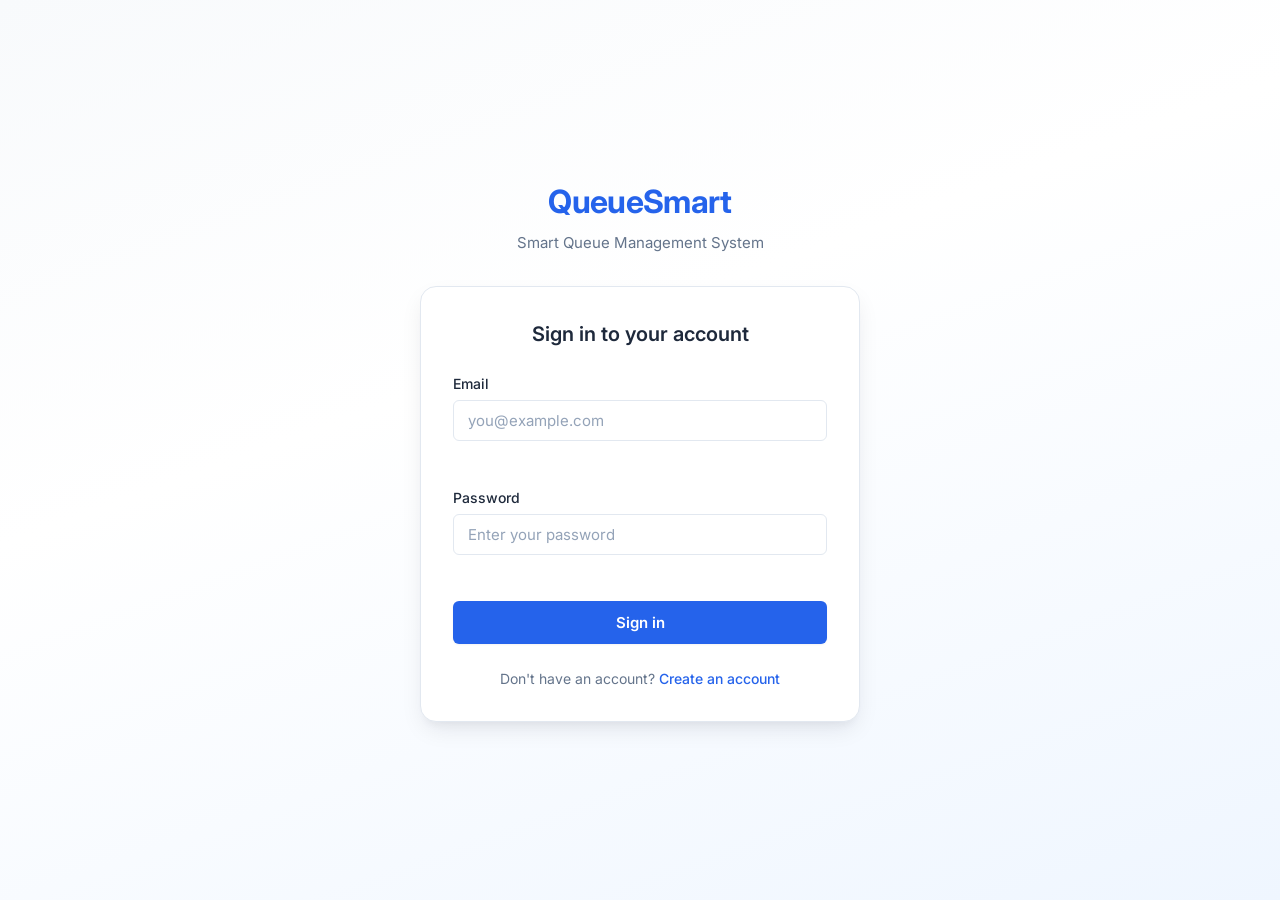
<file: index.html>
<!doctype html>
<html lang="en">
  <head>
    <meta charset="UTF-8" />
    <meta name="viewport" content="width=device-width, initial-scale=1.0" />
    <title>QueueSmart</title>
    <meta http-equiv="refresh" content="0; url=login.html" />
  </head>
  <body>
    <p>Redirecting to <a href="login.html">login</a>...</p>
  </body>
</html>
</file>
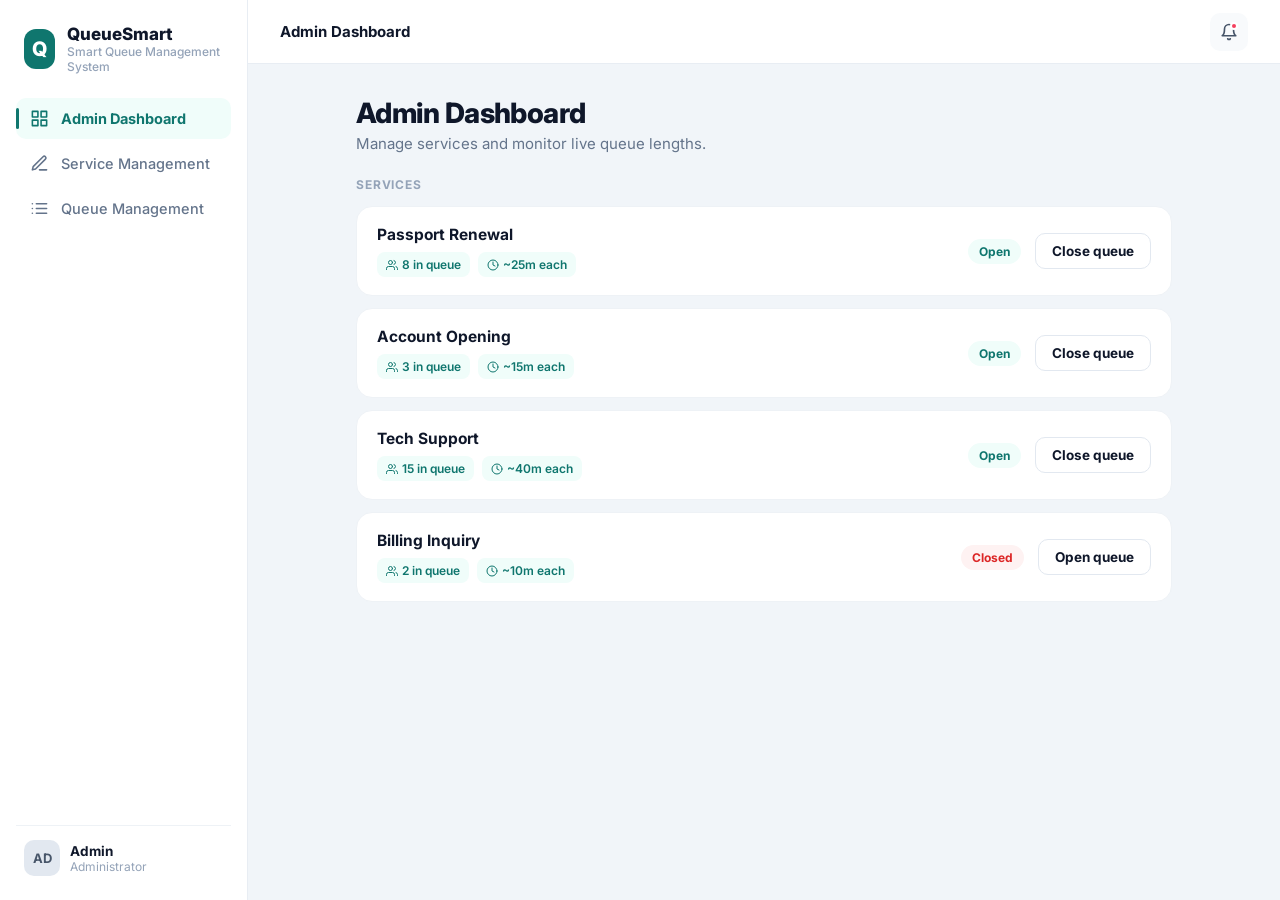
<file: admin.html>
<!-- Admin screens (Dashboard + Service Management) - Samuel Parsons -->
 <!-- Admin screens (Queue Management) - Mahmoud Masoud -->
<!doctype html>
<html lang="en">
  <head>
    <meta charset="UTF-8" />
    <meta name="viewport" content="width=device-width, initial-scale=1.0" />
    <title>Admin | QueueSmart</title>
    <link rel="preconnect" href="https://fonts.googleapis.com" />
    <link
      href="https://fonts.googleapis.com/css2?family=Inter:wght@400;500;600;700;800&display=swap"
      rel="stylesheet"
    />
    <style>
      * { box-sizing: border-box; margin: 0; padding: 0; }
      body { font-family: "Inter", system-ui, sans-serif; background: #f1f5f9; color: #0f172a; }
      button { font-family: inherit; }

      .app { min-height: 100vh; display: flex; }

      /* Sidebar */
      .sidebar {
        width: 248px; background: #fff; border-right: 1px solid #e8edf3;
        display: flex; flex-direction: column; padding: 24px 16px;
        position: sticky; top: 0; height: 100vh; flex-shrink: 0;
      }
      .brand { display: flex; gap: 12px; align-items: center; padding: 0 8px 24px; }
      .logo {
        width: 40px; height: 40px; border-radius: 12px; background: #0f766e;
        color: #fff; display: grid; place-items: center; font-weight: 800; font-size: 20px;
      }
      .brand-name { font-weight: 800; font-size: 17px; }
      .brand-sub { font-size: 12px; color: #94a3b8; font-weight: 500; }
      .nav { display: flex; flex-direction: column; gap: 4px; flex: 1; }
      .nav-btn {
        position: relative; display: flex; align-items: center; gap: 12px;
        padding: 11px 14px; border-radius: 10px; border: none; cursor: pointer;
        font-size: 14.5px; text-align: left; width: 100%; background: transparent;
        color: #64748b; font-weight: 500;
      }
      .nav-btn:hover { background: #f8fafc; }
      .nav-btn.on { background: #f0fdfa; color: #0f766e; font-weight: 700; }
      .nav-btn.on::before {
        content: ""; position: absolute; left: 0; top: 10px; bottom: 10px;
        width: 3px; border-radius: 3px; background: #0f766e;
      }
      .nav-btn svg { width: 19px; height: 19px; flex-shrink: 0; }
      .side-foot {
        display: flex; gap: 10px; align-items: center; padding: 14px 8px 0;
        border-top: 1px solid #eef2f6;
      }
      .avatar {
        width: 36px; height: 36px; border-radius: 10px; background: #e2e8f0;
        display: grid; place-items: center; font-weight: 700; font-size: 13px; color: #475569;
      }
      .avatar-name { font-weight: 700; font-size: 13.5px; }
      .avatar-sub { font-size: 12px; color: #94a3b8; }

      /* Content */
      .content { flex: 1; display: flex; flex-direction: column; min-width: 0; }
      .topbar {
        height: 64px; display: flex; justify-content: space-between; align-items: center;
        padding: 0 32px; background: #fff; border-bottom: 1px solid #e8edf3;
        position: sticky; top: 0; z-index: 5;
      }
      .crumb { font-weight: 700; font-size: 15px; }
      .bell {
        position: relative; width: 38px; height: 38px; border-radius: 10px;
        background: #f8fafc; display: grid; place-items: center; color: #475569;
        cursor: pointer; border: none;
      }
      .bell-dot {
        position: absolute; top: 9px; right: 10px; width: 8px; height: 8px;
        border-radius: 8px; background: #f43f5e; border: 2px solid #fff;
      }

      .main { flex: 1; overflow-y: auto; }
      .page { padding: 32px; max-width: 880px; margin: 0 auto; width: 100%; }
      h1 { font-size: 28px; font-weight: 800; margin-bottom: 4px; letter-spacing: -0.02em; }
      .sub { font-size: 15px; color: #64748b; margin-bottom: 24px; }
      .section-label {
        font-size: 12px; font-weight: 700; text-transform: uppercase;
        letter-spacing: 0.07em; color: #94a3b8; margin: 4px 0 14px;
      }

      /* Admin dashboard service rows */
      .svc-list { display: flex; flex-direction: column; gap: 12px; margin-bottom: 28px; }
      .svc-row {
        display: flex; justify-content: space-between; align-items: center;
        background: #fff; border: 1px solid #eef2f6; border-radius: 16px; padding: 18px 20px;
      }
      .svc-info { min-width: 0; }
      .svc-name { font-weight: 700; font-size: 15.5px; margin-bottom: 8px; }
      .svc-pills { display: flex; gap: 8px; flex-wrap: wrap; }
      .pill {
        display: inline-flex; align-items: center; gap: 4px; font-size: 12px;
        font-weight: 600; color: #0f766e; background: #f0fdfa; padding: 5px 9px; border-radius: 8px;
      }
      .pill svg { width: 12px; height: 12px; }
      .svc-actions { display: flex; align-items: center; gap: 14px; flex-shrink: 0; }
      .status-tag {
        font-size: 12px; font-weight: 700; padding: 5px 11px; border-radius: 20px;
      }
      .status-open { background: #f0fdfa; color: #0f766e; }
      .status-closed { background: #fef2f2; color: #dc2626; }
      .toggle-btn {
        border: 1.5px solid #e2e8f0; background: #fff; color: #0f172a;
        border-radius: 10px; padding: 9px 16px; font-weight: 700; font-size: 13.5px; cursor: pointer;
      }
      .toggle-btn:hover { border-color: #0f766e; }

      /* Form */
      .form-card {
        background: #fff; border: 1px solid #eef2f6; border-radius: 20px; padding: 28px;
      }
      .form-summary {
        display: none; background: #fef2f2; border: 1px solid #fecaca; color: #b91c1c;
        border-radius: 12px; padding: 12px 16px; margin-bottom: 20px; font-size: 13.5px;
      }
      .form-summary.show { display: block; }
      .form-summary ul { margin: 6px 0 0 18px; }
      .field { margin-bottom: 18px; }
      .field label { display: block; font-weight: 600; font-size: 14px; margin-bottom: 6px; }
      .field .hint { font-weight: 400; color: #94a3b8; font-size: 12.5px; }
      .field input, .field textarea, .field select {
        width: 100%; padding: 11px 13px; font-size: 14.5px; font-family: inherit;
        border: 1.5px solid #e2e8f0; border-radius: 10px; background: #fff; color: #0f172a;
      }
      .field textarea { resize: vertical; min-height: 84px; }
      .field input:focus, .field textarea:focus, .field select:focus {
        outline: none; border-color: #0f766e; box-shadow: 0 0 0 3px rgba(15,118,110,0.12);
      }
      .field.invalid input, .field.invalid textarea, .field.invalid select { border-color: #dc2626; }
      .field.invalid input:focus, .field.invalid textarea:focus, .field.invalid select:focus {
        box-shadow: 0 0 0 3px rgba(220,38,38,0.12);
      }
      .field-error { color: #dc2626; font-size: 12.5px; min-height: 16px; margin-top: 5px; }
      .char-count { float: right; font-size: 12px; color: #94a3b8; font-weight: 500; }
      .primary {
        background: #0f766e; color: #fff; border: none; border-radius: 12px;
        padding: 12px 26px; font-weight: 700; font-size: 14.5px; cursor: pointer;
      }
      .primary:hover { background: #0d5f58; }
      .form-success {
        display: none; align-items: center; gap: 10px; background: #f0fdfa;
        border: 1px solid #99f6e4; color: #0f766e; border-radius: 12px;
        padding: 12px 16px; margin-bottom: 20px; font-size: 14px; font-weight: 600;
      }
      .form-success.show { display: flex; }

      .primary:disabled { background: #99c9c5; cursor: not-allowed; }

      /* Queue management */
      .queue-toolbar {
        display: flex; gap: 14px; align-items: flex-end; margin-bottom: 22px; flex-wrap: wrap;
      }
      .queue-toolbar .field { margin-bottom: 0; flex: 1; min-width: 220px; }
      .serve-btn {
        background: #0f766e; color: #fff; border: none; border-radius: 12px;
        padding: 12px 20px; font-weight: 700; font-size: 14px; cursor: pointer;
        display: inline-flex; align-items: center; gap: 8px; white-space: nowrap;
      }
      .serve-btn:hover { background: #0d5f58; }
      .serve-btn:disabled { background: #cbd5e1; cursor: not-allowed; }
      .serve-btn svg { width: 16px; height: 16px; }
      .served-banner {
        display: none; align-items: center; gap: 10px; background: #f0fdfa;
        border: 1px solid #99f6e4; color: #0f766e; border-radius: 12px;
        padding: 12px 16px; margin-bottom: 18px; font-size: 14px; font-weight: 600;
      }
      .served-banner.show { display: flex; }
      .queue-card {
        background: #fff; border: 1px solid #eef2f6; border-radius: 20px; padding: 10px; margin-bottom: 20px;
      }
      .queue-empty {
        text-align: center; padding: 48px 20px; color: #94a3b8; font-size: 14.5px; font-weight: 500;
      }
      .queue-item {
        display: flex; align-items: center; gap: 14px; padding: 14px 12px;
        border-bottom: 1px solid #f1f5f9;
      }
      .queue-item:last-child { border-bottom: none; }
      .queue-item.first {
        background: #f0fdfa; border-radius: 14px; border-bottom-color: transparent;
      }
      .q-pos {
        width: 30px; height: 30px; border-radius: 9px; background: #f1f5f9; color: #475569;
        display: grid; place-items: center; font-weight: 800; font-size: 13px; flex-shrink: 0;
      }
      .queue-item.first .q-pos { background: #0f766e; color: #fff; }
      .q-info { flex: 1; min-width: 0; }
      .q-name { font-weight: 700; font-size: 14.5px; }
      .q-meta { font-size: 12.5px; color: #94a3b8; margin-top: 2px; }
      .q-next-tag {
        font-size: 11px; font-weight: 700; color: #0f766e; background: #ccfbf1;
        padding: 3px 8px; border-radius: 20px; margin-left: 8px; text-transform: uppercase;
        letter-spacing: 0.04em;
      }
      .q-actions { display: flex; align-items: center; gap: 6px; flex-shrink: 0; }
      .icon-btn {
        width: 32px; height: 32px; border-radius: 8px; border: 1.5px solid #e2e8f0;
        background: #fff; color: #475569; display: grid; place-items: center; cursor: pointer;
      }
      .icon-btn:hover:not(:disabled) { border-color: #0f766e; color: #0f766e; }
      .icon-btn:disabled { opacity: 0.35; cursor: not-allowed; }
      .icon-btn svg { width: 15px; height: 15px; }
      .icon-btn.danger:hover:not(:disabled) { border-color: #dc2626; color: #dc2626; }

      @media (max-width: 720px) {
        .sidebar { display: none; }
        .svc-row { flex-direction: column; align-items: flex-start; gap: 14px; }
        .queue-toolbar { flex-direction: column; align-items: stretch; }
      }
    </style>
  </head>
  <body>
    <div class="app">
      <aside class="sidebar">
        <div class="brand">
          <div class="logo">Q</div>
          <div>
            <div class="brand-name">QueueSmart</div>
            <div class="brand-sub">Smart Queue Management System</div>
          </div>
        </div>
        <nav class="nav" id="nav"></nav>
        <div class="side-foot">
          <div class="avatar">AD</div>
          <div>
            <div class="avatar-name">Admin</div>
            <div class="avatar-sub">Administrator</div>
          </div>
        </div>
      </aside>

      <div class="content">
        <header class="topbar">
          <div class="crumb" id="crumb">Admin Dashboard</div>
          <button class="bell">
            <span class="bell-dot"></span>
            <svg viewBox="0 0 24 24" width="18" height="18" fill="none" stroke="currentColor"
              stroke-width="2.2" stroke-linecap="round" stroke-linejoin="round">
              <path d="M6 8a6 6 0 0 1 12 0c0 7 3 9 3 9H3s3-2 3-9" />
              <path d="M10.3 21a1.94 1.94 0 0 0 3.4 0" />
            </svg>
          </button>
        </header>
        <main class="main" id="main"></main>
      </div>
    </div>

    <script src="js/validation.js"></script>
    <script>
      // Mock service data (no backend — Assignment 2)
      let SERVICES = [
        { id: "s1", name: "Passport Renewal", duration: 25, queueLength: 8, open: true },
        { id: "s2", name: "Account Opening", duration: 15, queueLength: 3, open: true },
        { id: "s3", name: "Tech Support", duration: 40, queueLength: 15, open: true },
        { id: "s4", name: "Billing Inquiry", duration: 10, queueLength: 2, open: false },
      ];

      // Mock per-service queues (UI only — no backend in Assignment 2)
      let QUEUES = {
        s1: [
          { id: "u1", name: "Mahmoud Masoud", note: "Renewal, expires next month", joined: "9:02 AM" },
          { id: "u2", name: "Nehaa Balaji", note: "First-time application", joined: "9:14 AM" },
          { id: "u3", name: "Vasavi K Chenna", note: "Renewal, lost passport", joined: "9:20 AM" },
          { id: "u4", name: "Samuel Parsons", note: "Renewal", joined: "9:31 AM" },
        ],
        s2: [
          { id: "u5", name: "Diego Fernandez", note: "New checking account", joined: "9:05 AM" },
          { id: "u6", name: "Emily Chen", note: "Joint account setup", joined: "9:18 AM" },
        ],
        s3: [
          { id: "u7", name: "Sam Patel", note: "Laptop won't boot", joined: "8:50 AM" },
          { id: "u8", name: "Olivia Brooks", note: "Password reset", joined: "8:57 AM" },
          { id: "u9", name: "Noah Kim", note: "Software install", joined: "9:03 AM" },
        ],
        s4: [
          { id: "u10", name: "Grace Lee", note: "Disputed charge", joined: "9:40 AM" },
        ],
      };

      const NAV = [
        { id: "dashboard", label: "Admin Dashboard",
          icon: '<svg viewBox="0 0 24 24" fill="none" stroke="currentColor" stroke-width="2" stroke-linecap="round" stroke-linejoin="round"><rect x="3" y="3" width="7" height="7"/><rect x="14" y="3" width="7" height="7"/><rect x="14" y="14" width="7" height="7"/><rect x="3" y="14" width="7" height="7"/></svg>' },
        { id: "service", label: "Service Management",
          icon: '<svg viewBox="0 0 24 24" fill="none" stroke="currentColor" stroke-width="2" stroke-linecap="round" stroke-linejoin="round"><path d="M12 20h9"/><path d="M16.5 3.5a2.12 2.12 0 0 1 3 3L7 19l-4 1 1-4Z"/></svg>' },
        { id: "queue", label: "Queue Management",
          icon: '<svg viewBox="0 0 24 24" fill="none" stroke="currentColor" stroke-width="2" stroke-linecap="round" stroke-linejoin="round"><line x1="8" y1="6" x2="21" y2="6"/><line x1="8" y1="12" x2="21" y2="12"/><line x1="8" y1="18" x2="21" y2="18"/><line x1="3" y1="6" x2="3.01" y2="6"/><line x1="3" y1="12" x2="3.01" y2="12"/><line x1="3" y1="18" x2="3.01" y2="18"/></svg>' },
      ];

      const CLOCK = '<svg viewBox="0 0 24 24" fill="none" stroke="currentColor" stroke-width="2" stroke-linecap="round" stroke-linejoin="round"><circle cx="12" cy="12" r="10"/><polyline points="12 6 12 12 16 14"/></svg>';
      const USERS = '<svg viewBox="0 0 24 24" fill="none" stroke="currentColor" stroke-width="2" stroke-linecap="round" stroke-linejoin="round"><path d="M17 21v-2a4 4 0 0 0-4-4H5a4 4 0 0 0-4 4v2"/><circle cx="9" cy="7" r="4"/><path d="M23 21v-2a4 4 0 0 0-3-3.87"/><path d="M16 3.13a4 4 0 0 1 0 7.75"/></svg>';
      const CHECK = '<svg viewBox="0 0 24 24" fill="none" stroke="currentColor" stroke-width="3" stroke-linecap="round" stroke-linejoin="round"><polyline points="20 6 9 17 4 12"/></svg>';
      const ARROW_UP = '<svg viewBox="0 0 24 24" fill="none" stroke="currentColor" stroke-width="2.3" stroke-linecap="round" stroke-linejoin="round"><line x1="12" y1="19" x2="12" y2="5"/><polyline points="5 12 12 5 19 12"/></svg>';
      const ARROW_DOWN = '<svg viewBox="0 0 24 24" fill="none" stroke="currentColor" stroke-width="2.3" stroke-linecap="round" stroke-linejoin="round"><line x1="12" y1="5" x2="12" y2="19"/><polyline points="19 12 12 19 5 12"/></svg>';
      const TRASH = '<svg viewBox="0 0 24 24" fill="none" stroke="currentColor" stroke-width="2.1" stroke-linecap="round" stroke-linejoin="round"><polyline points="3 6 5 6 21 6"/><path d="M19 6l-1 14a2 2 0 0 1-2 2H8a2 2 0 0 1-2-2L5 6"/><path d="M10 11v6"/><path d="M14 11v6"/><path d="M9 6V4a1 1 0 0 1 1-1h4a1 1 0 0 1 1 1v2"/></svg>';
      const FORWARD = '<svg viewBox="0 0 24 24" fill="none" stroke="currentColor" stroke-width="2.3" stroke-linecap="round" stroke-linejoin="round"><polyline points="5 4 15 12 5 20"/><line x1="19" y1="5" x2="19" y2="19"/></svg>';

      let state = { tab: "dashboard", queueServiceId: SERVICES[0].id };

      function go(tab) { state.tab = tab; render(); }
      function toggleService(id) {
        const s = SERVICES.find((x) => x.id === id);
        if (s) s.open = !s.open;
        render();
      }
      window.go = go;
      window.toggleService = toggleService;

// ---- Queue management actions (UI simulation only) ----
      function selectQueueService(id) {
        state.queueServiceId = id;
        hideServedBanner();
        render();
      }
      function moveQueueUser(id, dir) {
        const q = QUEUES[state.queueServiceId];
        const i = q.findIndex((u) => u.id === id);
        const j = i + dir;
        if (i < 0 || j < 0 || j >= q.length) return;
        [q[i], q[j]] = [q[j], q[i]];
        hideServedBanner();
        render();
      }
      function removeQueueUser(id) {
        const q = QUEUES[state.queueServiceId];
        QUEUES[state.queueServiceId] = q.filter((u) => u.id !== id);
        syncQueueLengthDisplay();
        hideServedBanner();
        render();
      }
      function serveNextUser() {
        const q = QUEUES[state.queueServiceId];
        if (!q || q.length === 0) return;
        const served = q.shift();
        syncQueueLengthDisplay();
        render();
        showServedBanner(served.name);
      }
      function syncQueueLengthDisplay() {
        const svc = SERVICES.find((s) => s.id === state.queueServiceId);
        if (svc) svc.queueLength = (QUEUES[state.queueServiceId] || []).length;
      }
      function showServedBanner(name) {
        const el = document.getElementById("served-banner");
        if (!el) return;
        el.querySelector("span").textContent = `${name} has been served and removed from the queue.`;
        el.classList.add("show");
      }
      function hideServedBanner() {
        const el = document.getElementById("served-banner");
        if (el) el.classList.remove("show");
      }
      window.selectQueueService = selectQueueService;
      window.moveQueueUser = moveQueueUser;
      window.removeQueueUser = removeQueueUser;
      window.serveNextUser = serveNextUser;

      function renderNav() {
        document.getElementById("nav").innerHTML = NAV.map(
          (n) => `<button class="nav-btn ${state.tab === n.id ? "on" : ""}" onclick="go('${n.id}')">${n.icon}<span>${n.label}</span></button>`
        ).join("");
        document.getElementById("crumb").textContent = NAV.find((n) => n.id === state.tab).label;
      }

      function dashboard() {
        const rows = SERVICES.map((s) => `
          <div class="svc-row">
            <div class="svc-info">
              <div class="svc-name">${s.name}</div>
              <div class="svc-pills">
                <span class="pill">${USERS} ${s.queueLength} in queue</span>
                <span class="pill">${CLOCK} ~${s.duration}m each</span>
              </div>
            </div>
            <div class="svc-actions">
              <span class="status-tag ${s.open ? "status-open" : "status-closed"}">${s.open ? "Open" : "Closed"}</span>
              <button class="toggle-btn" onclick="toggleService('${s.id}')">${s.open ? "Close queue" : "Open queue"}</button>
            </div>
          </div>`).join("");
        return `<div class="page">
          <h1>Admin Dashboard</h1>
          <p class="sub">Manage services and monitor live queue lengths.</p>
          <div class="section-label">Services</div>
          <div class="svc-list">${rows}</div>
        </div>`;
      }

      function serviceScreen() {
        return `<div class="page">
          <h1>Service Management</h1>
          <p class="sub">Create or edit a service offered to users.</p>
          <div class="form-card">
            <div class="form-success" id="form-success">${CHECK}<span>Service saved successfully.</span></div>
            <div class="form-summary" id="form-summary">
              <strong>Please fix the following:</strong>
              <ul id="form-summary-list"></ul>
            </div>

            <div class="field" id="f-name">
              <label for="svc-name">Service Name <span class="char-count" id="name-count">0 / 100</span></label>
              <input id="svc-name" type="text" maxlength="100" placeholder="e.g. Passport Renewal" />
              <div class="field-error" id="e-name"></div>
            </div>

            <div class="field" id="f-desc">
              <label for="svc-desc">Description</label>
              <textarea id="svc-desc" placeholder="Describe what this service is for."></textarea>
              <div class="field-error" id="e-desc"></div>
            </div>

            <div class="field" id="f-duration">
              <label for="svc-duration">Expected Duration <span class="hint">(minutes)</span></label>
              <input id="svc-duration" type="number" min="1" step="1" placeholder="e.g. 15" />
              <div class="field-error" id="e-duration"></div>
            </div>

            <div class="field" id="f-priority">
              <label for="svc-priority">Priority Level</label>
              <select id="svc-priority">
                <option value="">Select priority…</option>
                <option value="low">Low</option>
                <option value="medium">Medium</option>
                <option value="high">High</option>
              </select>
              <div class="field-error" id="e-priority"></div>
            </div>

            <button class="primary" id="svc-save">Save service</button>
          </div>
        </div>`;
      }

      function wireServiceForm() {
        const nameInput = document.getElementById("svc-name");
        const count = document.getElementById("name-count");
        nameInput.addEventListener("input", () => {
          count.textContent = `${nameInput.value.length} / 100`;
          clearServiceFieldError("f-name", "e-name");
        });
        ["svc-desc", "svc-duration", "svc-priority"].forEach((id) => {
          const el = document.getElementById(id);
          const map = { "svc-desc": ["f-desc", "e-desc"], "svc-duration": ["f-duration", "e-duration"], "svc-priority": ["f-priority", "e-priority"] };
          el.addEventListener("input", () => clearServiceFieldError(map[id][0], map[id][1]));
        });

        document.getElementById("svc-save").addEventListener("click", () => {
          const values = {
            name: nameInput.value,
            description: document.getElementById("svc-desc").value,
            duration: document.getElementById("svc-duration").value,
            priority: document.getElementById("svc-priority").value,
          };

          clearServiceFieldError("f-name", "e-name");
          clearServiceFieldError("f-desc", "e-desc");
          clearServiceFieldError("f-duration", "e-duration");
          clearServiceFieldError("f-priority", "e-priority");
          document.getElementById("form-summary").classList.remove("show");
          document.getElementById("form-success").classList.remove("show");

          const errors = validateServiceForm(values);

          if (hasErrors(errors)) {
            if (errors.name) showServiceFieldError("f-name", "e-name", errors.name);
            if (errors.description) showServiceFieldError("f-desc", "e-desc", errors.description);
            if (errors.duration) showServiceFieldError("f-duration", "e-duration", errors.duration);
            if (errors.priority) showServiceFieldError("f-priority", "e-priority", errors.priority);

            const list = document.getElementById("form-summary-list");
            list.innerHTML = Object.values(errors).map((m) => `<li>${m}</li>`).join("");
            document.getElementById("form-summary").classList.add("show");
            return;
          }

          // Valid — add to mock list (no backend in Assignment 2)
          SERVICES.push({
            id: "s" + (SERVICES.length + 1),
            name: values.name.trim(),
            duration: Number(values.duration),
            queueLength: 0,
            open: true,
          });
          document.getElementById("form-success").classList.add("show");
          document.getElementById("svc-name").value = "";
          document.getElementById("svc-desc").value = "";
          document.getElementById("svc-duration").value = "";
          document.getElementById("svc-priority").value = "";
          document.getElementById("name-count").textContent = "0 / 100";
        });
      }

      function render() {
        renderNav();
        const views = { dashboard, service: serviceScreen, queue: queueScreen };
        document.getElementById("main").innerHTML = views[state.tab]();
        if (state.tab === "service") wireServiceForm();
      }

    function queueScreen() {
        if (!QUEUES[state.queueServiceId]) state.queueServiceId = SERVICES[0].id;
        const q = QUEUES[state.queueServiceId] || [];
        const svcOptions = SERVICES.map(
          (s) => `<option value="${s.id}" ${s.id === state.queueServiceId ? "selected" : ""}>${s.name} (${(QUEUES[s.id] || []).length})</option>`
        ).join("");

        const rows = q.length
          ? q.map((u, i) => `
              <div class="queue-item ${i === 0 ? "first" : ""}">
                <div class="q-pos">${i + 1}</div>
                <div class="q-info">
                  <div class="q-name">${u.name}${i === 0 ? '<span class="q-next-tag">Next</span>' : ""}</div>
                  <div class="q-meta">Joined ${u.joined}${u.note ? " · " + u.note : ""}</div>
                </div>
                <div class="q-actions">
                  <button class="icon-btn" title="Move up" ${i === 0 ? "disabled" : ""} onclick="moveQueueUser('${u.id}', -1)">${ARROW_UP}</button>
                  <button class="icon-btn" title="Move down" ${i === q.length - 1 ? "disabled" : ""} onclick="moveQueueUser('${u.id}', 1)">${ARROW_DOWN}</button>
                  <button class="icon-btn danger" title="Remove from queue" onclick="removeQueueUser('${u.id}')">${TRASH}</button>
                </div>
              </div>`).join("")
          : `<div class="queue-empty">No one is currently in this queue.</div>`;

        return `<div class="page">
          <h1>Queue Management</h1>
          <p class="sub">View and manage the live queue for a service. Reordering, removing, and serving happen in this UI only — no backend in Assignment 2.</p>

          <div class="served-banner" id="served-banner">${CHECK}<span></span></div>

          <div class="queue-toolbar">
            <div class="field">
              <label for="queue-service-select">Service</label>
              <select id="queue-service-select" onchange="selectQueueService(this.value)">${svcOptions}</select>
            </div>
            <button class="serve-btn" id="serve-next-btn" ${q.length === 0 ? "disabled" : ""} onclick="serveNextUser()">
              ${FORWARD} Serve next user
            </button>
          </div>

          <div class="section-label">In queue (${q.length})</div>
          <div class="queue-card">${rows}</div>
        </div>`;
      }      
      render();
    </script>
  </body>
</html>
</file>
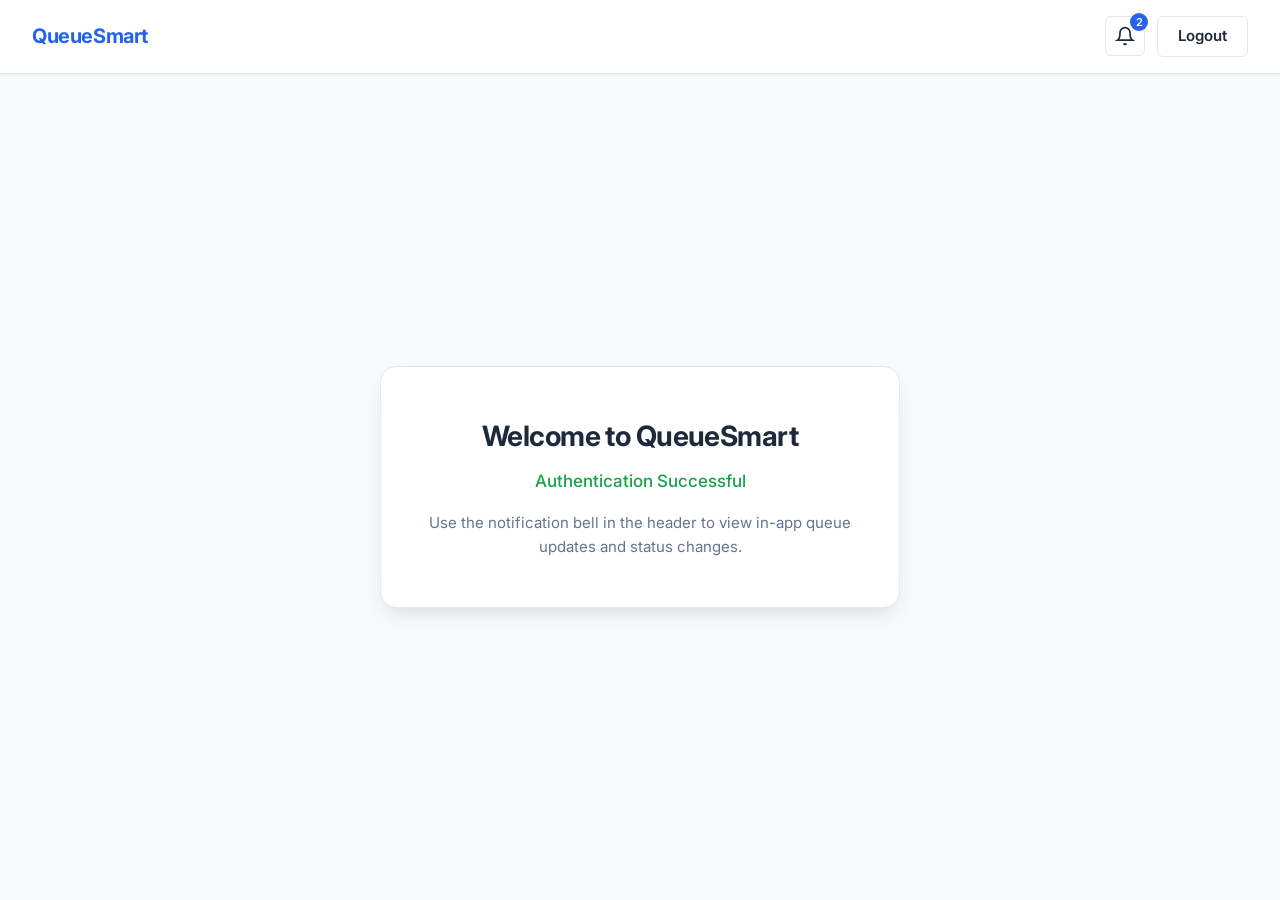
<file: home.html>
<!doctype html>
<html lang="en">
  <head>
    <meta charset="UTF-8" />
    <meta name="viewport" content="width=device-width, initial-scale=1.0" />
    <title>Home | QueueSmart</title>
    <link rel="preconnect" href="https://fonts.googleapis.com" />
    <link rel="preconnect" href="https://fonts.gstatic.com" crossorigin />
    <link href="https://fonts.googleapis.com/css2?family=Inter:wght@400;500;600;700&display=swap" rel="stylesheet" />
    <link rel="stylesheet" href="css/main.css" />
    <link rel="stylesheet" href="css/app.css" />
    <link rel="stylesheet" href="css/notifications.css" />
  </head>
  <body>
    <div class="app-layout">
      <header class="app-header">
        <a href="home.html" class="app-header__logo">QueueSmart</a>
        <div class="app-header__actions">
          <div class="notification-bell" id="notification-bell">
            <button
              type="button"
              class="notification-bell__button"
              id="notification-toggle"
              aria-label="Notifications"
              aria-expanded="false"
            >
              <svg class="notification-bell__icon" viewBox="0 0 24 24" fill="none" stroke="currentColor" stroke-width="2" aria-hidden="true">
                <path d="M18 8A6 6 0 0 0 6 8c0 7-3 9-3 9h18s-3-2-3-9" />
                <path d="M13.73 21a2 2 0 0 1-3.46 0" />
              </svg>
              <span class="notification-bell__badge" id="notification-badge" hidden>0</span>
            </button>

            <div class="notification-panel" id="notification-panel" hidden role="dialog" aria-label="Notifications">
              <div class="notification-panel__header">
                <h3 class="notification-panel__title">Notifications</h3>
                <button type="button" class="notification-panel__mark-all" id="mark-all-read" hidden>
                  Mark all as read
                </button>
              </div>
              <div class="notification-panel__list" id="notification-list"></div>
            </div>
          </div>

          <a href="login.html" class="auth-button auth-button--secondary">Logout</a>
        </div>
      </header>

      <main class="app-main">
        <div class="home-card">
          <h1 class="home-card__title">Welcome to QueueSmart</h1>
          <p class="home-card__subtitle">Authentication Successful</p>
          <p class="home-card__note">
            Use the notification bell in the header to view in-app queue updates and status changes.
          </p>
        </div>
      </main>
    </div>

    <script src="js/notifications.js"></script>
    <script src="js/home.js"></script>
  </body>
</html>
</file>
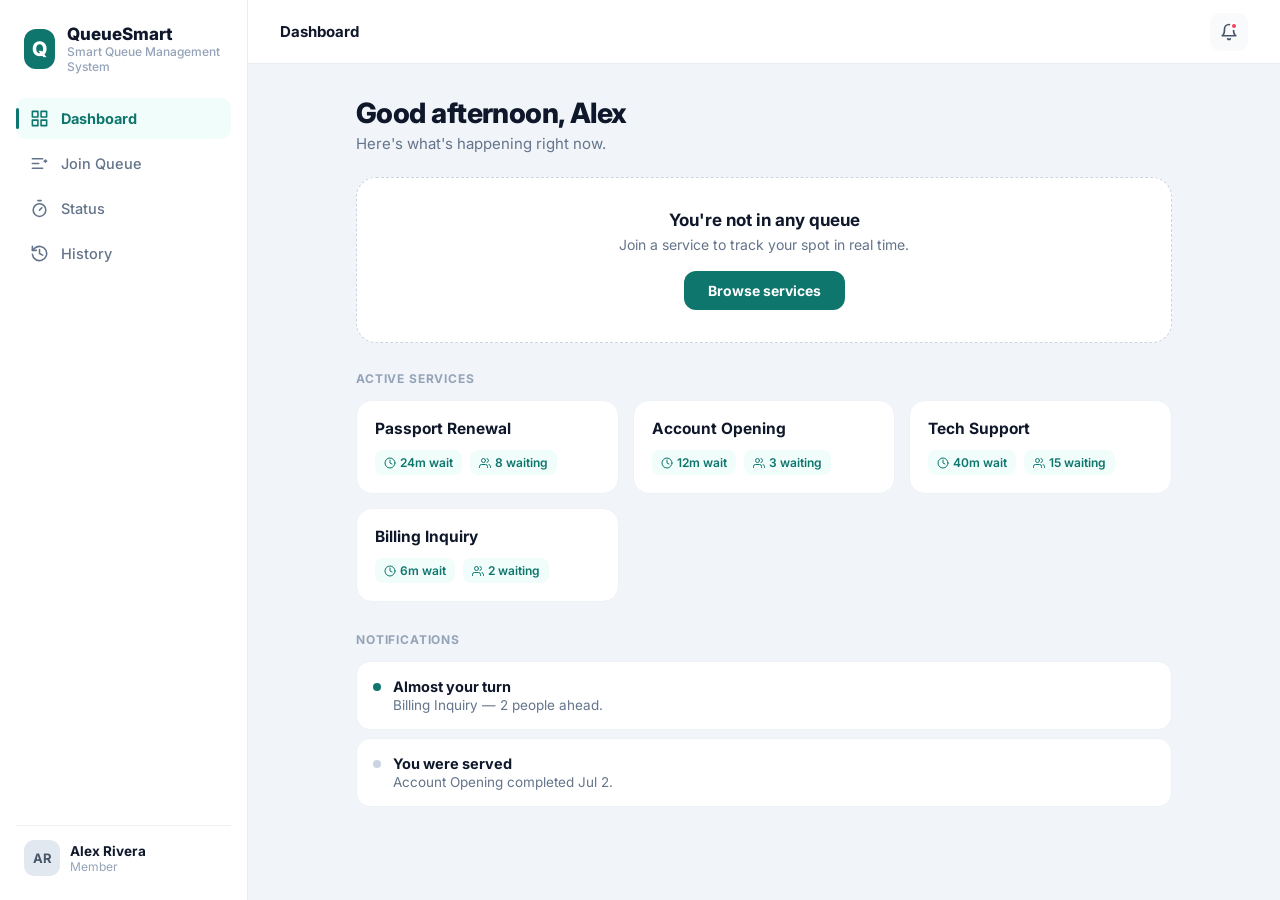
<file: homescreen.html>
<!-- Created by Vasavi Chenna 7/10/26-->
<!doctype html>
<html lang="en">
  <head>
    <meta charset="UTF-8" />
    <meta name="viewport" content="width=device-width, initial-scale=1.0" />
    <title>Queuely — Central Services</title>
    <link rel="preconnect" href="https://fonts.googleapis.com" />
    <link
      href="https://fonts.googleapis.com/css2?family=Inter:wght@400;500;600;700;800&display=swap"
      rel="stylesheet"
    />
    <style>
      * {
        box-sizing: border-box;
        margin: 0;
        padding: 0;
      }
      body {
        font-family: "Inter", system-ui, sans-serif;
        background: #f1f5f9;
        color: #0f172a;
      }
      button {
        font-family: inherit;
      }

      .app {
        min-height: 100vh;
        display: flex;
      }

      /* Sidebar */
      .sidebar {
        width: 248px;
        background: #fff;
        border-right: 1px solid #e8edf3;
        display: flex;
        flex-direction: column;
        padding: 24px 16px;
        position: sticky;
        top: 0;
        height: 100vh;
        flex-shrink: 0;
      }
      .brand {
        display: flex;
        gap: 12px;
        align-items: center;
        padding: 0 8px 24px;
      }
      .logo {
        width: 40px;
        height: 40px;
        border-radius: 12px;
        background: #0f766e;
        color: #fff;
        display: grid;
        place-items: center;
        font-weight: 800;
        font-size: 20px;
      }
      .brand-name {
        font-weight: 800;
        font-size: 17px;
      }
      .brand-sub {
        font-size: 12px;
        color: #94a3b8;
        font-weight: 500;
      }
      .nav {
        display: flex;
        flex-direction: column;
        gap: 4px;
        flex: 1;
      }
      .nav-btn {
        position: relative;
        display: flex;
        align-items: center;
        gap: 12px;
        padding: 11px 14px;
        border-radius: 10px;
        border: none;
        cursor: pointer;
        font-size: 14.5px;
        text-align: left;
        width: 100%;
        background: transparent;
        color: #64748b;
        font-weight: 500;
      }
      .nav-btn:hover {
        background: #f8fafc;
      }
      .nav-btn.on {
        background: #f0fdfa;
        color: #0f766e;
        font-weight: 700;
      }
      .nav-btn.on::before {
        content: "";
        position: absolute;
        left: 0;
        top: 10px;
        bottom: 10px;
        width: 3px;
        border-radius: 3px;
        background: #0f766e;
      }
      .nav-btn svg {
        width: 19px;
        height: 19px;
        flex-shrink: 0;
      }
      .side-foot {
        display: flex;
        gap: 10px;
        align-items: center;
        padding: 14px 8px 0;
        border-top: 1px solid #eef2f6;
      }
      .avatar {
        width: 36px;
        height: 36px;
        border-radius: 10px;
        background: #e2e8f0;
        display: grid;
        place-items: center;
        font-weight: 700;
        font-size: 13px;
        color: #475569;
      }
      .avatar-name {
        font-weight: 700;
        font-size: 13.5px;
      }
      .avatar-sub {
        font-size: 12px;
        color: #94a3b8;
      }

      /* Content */
      .content {
        flex: 1;
        display: flex;
        flex-direction: column;
        min-width: 0;
      }
      .topbar {
        height: 64px;
        display: flex;
        justify-content: space-between;
        align-items: center;
        padding: 0 32px;
        background: #fff;
        border-bottom: 1px solid #e8edf3;
        position: sticky;
        top: 0;
        z-index: 5;
      }
      .crumb {
        font-weight: 700;
        font-size: 15px;
      }
      .bell {
        position: relative;
        width: 38px;
        height: 38px;
        border-radius: 10px;
        background: #f8fafc;
        display: grid;
        place-items: center;
        color: #475569;
        cursor: pointer;
        border: none;
      }
      .bell-dot {
        position: absolute;
        top: 9px;
        right: 10px;
        width: 8px;
        height: 8px;
        border-radius: 8px;
        background: #f43f5e;
        border: 2px solid #fff;
      }
      .bell-dot.hidden {
        display: none;
      }

      /* Notification dropdown */
      .bell-wrap {
        position: relative;
      }
      .notif-panel {
        position: absolute;
        top: 48px;
        right: 0;
        width: 320px;
        background: #fff;
        border: 1px solid #e8edf3;
        border-radius: 16px;
        box-shadow: 0 12px 32px rgba(15, 23, 42, 0.12);
        overflow: hidden;
        z-index: 20;
      }
      .notif-panel.hidden {
        display: none;
      }
      .notif-head {
        display: flex;
        justify-content: space-between;
        align-items: center;
        padding: 14px 16px;
        border-bottom: 1px solid #eef2f6;
      }
      .notif-head-title {
        font-weight: 700;
        font-size: 14.5px;
      }
      .notif-clear {
        background: none;
        border: none;
        color: #0f766e;
        font-size: 12.5px;
        font-weight: 600;
        cursor: pointer;
      }
      .notif-clear:hover {
        text-decoration: underline;
      }
      .notif-panel-list {
        max-height: 320px;
        overflow-y: auto;
      }
      .notif-item {
        display: flex;
        gap: 12px;
        align-items: flex-start;
        padding: 14px 16px;
        border-bottom: 1px solid #f1f5f9;
      }
      .notif-item:last-child {
        border-bottom: none;
      }
      .notif-item.unread {
        background: #f0fdfa;
      }
      .notif-item-body {
        flex: 1;
        min-width: 0;
      }
      .notif-dismiss {
        background: none;
        border: none;
        cursor: pointer;
        color: #cbd5e1;
        padding: 2px;
        display: grid;
        place-items: center;
        border-radius: 6px;
        flex-shrink: 0;
      }
      .notif-dismiss:hover {
        color: #64748b;
        background: #f1f5f9;
      }
      .notif-dismiss svg {
        width: 14px;
        height: 14px;
      }
      .notif-item-dot {
        width: 8px;
        height: 8px;
        border-radius: 8px;
        margin-top: 5px;
        flex-shrink: 0;
        background: #cbd5e1;
      }
      .notif-item.unread .notif-item-dot {
        background: #0f766e;
      }
      .notif-item-title {
        font-weight: 700;
        font-size: 13.5px;
      }
      .notif-item-text {
        font-size: 12.5px;
        color: #64748b;
        margin-top: 2px;
      }
      .notif-item-time {
        font-size: 11px;
        color: #94a3b8;
        margin-top: 4px;
      }
      .notif-empty {
        padding: 32px 16px;
        text-align: center;
        font-size: 13px;
        color: #94a3b8;
      }

      .main {
        flex: 1;
        overflow-y: auto;
      }
      .page {
        padding: 32px;
        max-width: 880px;
        margin: 0 auto;
        width: 100%;
      }
      h1 {
        font-size: 28px;
        font-weight: 800;
        margin-bottom: 4px;
        letter-spacing: -0.02em;
      }
      .sub {
        font-size: 15px;
        color: #64748b;
        margin-bottom: 24px;
      }

      .active-card {
        width: 100%;
        text-align: left;
        border: none;
        border-radius: 20px;
        padding: 24px;
        background: linear-gradient(135deg, #0f766e, #0d9488);
        color: #fff;
        cursor: pointer;
        margin-bottom: 28px;
      }
      .active-top {
        display: flex;
        justify-content: space-between;
        align-items: center;
        margin-bottom: 16px;
      }
      .active-tag {
        font-size: 11px;
        font-weight: 700;
        text-transform: uppercase;
        letter-spacing: 0.06em;
        background: rgba(255, 255, 255, 0.2);
        padding: 4px 10px;
        border-radius: 20px;
      }
      .active-name {
        font-size: 22px;
        font-weight: 800;
      }
      .active-meta {
        font-size: 14.5px;
        opacity: 0.9;
        margin-top: 4px;
      }

      .empty-card {
        border: 1.5px dashed #cbd5e1;
        border-radius: 20px;
        padding: 32px;
        text-align: center;
        margin-bottom: 28px;
        background: #fff;
      }
      .empty-title {
        font-weight: 700;
        font-size: 17px;
      }
      .empty-text {
        font-size: 14px;
        color: #64748b;
        margin: 6px 0 18px;
      }
      .empty-btn,
      .primary {
        background: #0f766e;
        color: #fff;
        border: none;
        border-radius: 12px;
        padding: 11px 24px;
        font-weight: 700;
        font-size: 14px;
        cursor: pointer;
      }

      .section-label {
        font-size: 12px;
        font-weight: 700;
        text-transform: uppercase;
        letter-spacing: 0.07em;
        color: #94a3b8;
        margin: 4px 0 14px;
      }
      .grid {
        display: grid;
        grid-template-columns: repeat(auto-fill, minmax(220px, 1fr));
        gap: 14px;
        margin-bottom: 30px;
      }
      .mini-card {
        background: #fff;
        border-radius: 16px;
        padding: 18px;
        cursor: pointer;
        border: 1px solid #eef2f6;
        transition: border-color 0.15s;
      }
      .mini-card:hover {
        border-color: #0f766e;
      }
      .mini-name {
        font-weight: 700;
        font-size: 15.5px;
        margin-bottom: 12px;
      }
      .mini-row {
        display: flex;
        gap: 8px;
        flex-wrap: wrap;
      }
      .pill {
        display: inline-flex;
        align-items: center;
        gap: 4px;
        font-size: 12px;
        font-weight: 600;
        color: #0f766e;
        background: #f0fdfa;
        padding: 5px 9px;
        border-radius: 8px;
      }
      .pill svg {
        width: 12px;
        height: 12px;
      }

      .notif-list {
        display: flex;
        flex-direction: column;
        gap: 8px;
      }
      .notif {
        display: flex;
        gap: 12px;
        align-items: flex-start;
        background: #fff;
        border-radius: 14px;
        padding: 16px;
        border: 1px solid #eef2f6;
      }
      .notif-dot {
        width: 8px;
        height: 8px;
        border-radius: 8px;
        margin-top: 5px;
        flex-shrink: 0;
        background: #cbd5e1;
      }
      .notif-dot.fresh {
        background: #0f766e;
      }
      .notif-title {
        font-weight: 700;
        font-size: 14.5px;
      }
      .notif-text {
        font-size: 13.5px;
        color: #64748b;
        margin-top: 2px;
      }

      .list {
        display: flex;
        flex-direction: column;
        gap: 10px;
      }
      .row {
        display: flex;
        justify-content: space-between;
        align-items: center;
        padding: 18px;
        border-radius: 16px;
        border: 1.5px solid #e2e8f0;
        cursor: pointer;
        text-align: left;
        background: #fff;
        width: 100%;
      }
      .row.on {
        border-color: #0f766e;
        background: #f0fdfa;
      }
      .row-name {
        font-weight: 700;
        font-size: 15.5px;
      }
      .row-sub {
        font-size: 13.5px;
        color: #64748b;
        margin-top: 3px;
      }
      .radio {
        width: 22px;
        height: 22px;
        border-radius: 22px;
        border: 2px solid #cbd5e1;
        display: grid;
        place-items: center;
        flex-shrink: 0;
      }
      .radio.on {
        border-color: #0f766e;
        background: #0f766e;
      }
      .radio svg {
        width: 12px;
        height: 12px;
        color: #fff;
      }

      .est-box {
        margin-top: 22px;
        background: #0f172a;
        border-radius: 20px;
        padding: 24px;
        display: flex;
        justify-content: space-between;
        align-items: center;
      }
      .est-label {
        font-size: 12px;
        color: #94a3b8;
        font-weight: 600;
        text-transform: uppercase;
        letter-spacing: 0.05em;
      }
      .est-value {
        font-size: 28px;
        font-weight: 800;
        color: #fff;
        margin-top: 2px;
      }
      .join-btn {
        background: #2dd4bf;
        color: #042f2e;
        border: none;
        border-radius: 12px;
        padding: 13px 26px;
        font-weight: 800;
        font-size: 14.5px;
        cursor: pointer;
      }
      .join-btn:disabled {
        opacity: 0.5;
        cursor: not-allowed;
      }

      .status-grid {
        display: grid;
        grid-template-columns: 1fr 1.4fr;
        gap: 20px;
      }
      .pos-card {
        background: #fff;
        border-radius: 24px;
        padding: 36px 24px;
        text-align: center;
        border: 1px solid #eef2f6;
        display: flex;
        flex-direction: column;
        justify-content: center;
      }
      .pos-label {
        font-size: 12px;
        font-weight: 700;
        text-transform: uppercase;
        letter-spacing: 0.07em;
        color: #94a3b8;
      }
      .pos-num {
        font-size: 88px;
        font-weight: 800;
        color: #0f766e;
        line-height: 1;
        margin: 10px 0;
        letter-spacing: -0.03em;
      }
      .pos-wait {
        font-size: 14.5px;
        color: #64748b;
      }
      .steps-card {
        background: #fff;
        border-radius: 24px;
        padding: 28px;
        border: 1px solid #eef2f6;
      }
      .steps {
        display: flex;
        flex-direction: column;
        gap: 18px;
        margin-bottom: 24px;
      }
      .step {
        display: flex;
        align-items: center;
        gap: 14px;
      }
      .step-dot {
        width: 34px;
        height: 34px;
        border-radius: 34px;
        display: grid;
        place-items: center;
        font-weight: 700;
        font-size: 14px;
        flex-shrink: 0;
        background: #e2e8f0;
        color: #94a3b8;
      }
      .step-dot.active {
        background: #0f766e;
        color: #fff;
      }
      .step-dot svg {
        width: 13px;
        height: 13px;
      }
      .step-lbl {
        font-size: 15px;
        color: #94a3b8;
        font-weight: 500;
      }
      .step-lbl.now {
        color: #0f172a;
        font-weight: 700;
      }
      .step-hint {
        font-size: 12.5px;
        color: #94a3b8;
        margin-top: 1px;
      }
      .leave-btn {
        width: 100%;
        display: flex;
        align-items: center;
        justify-content: center;
        gap: 8px;
        background: #fff;
        color: #f43f5e;
        border: 1.5px solid #fecdd3;
        border-radius: 14px;
        padding: 13px;
        font-weight: 700;
        font-size: 15px;
        cursor: pointer;
      }
      .leave-btn svg {
        width: 16px;
        height: 16px;
      }

      .table {
        background: #fff;
        border-radius: 18px;
        border: 1px solid #eef2f6;
        overflow: hidden;
      }
      .thead,
      .trow {
        display: grid;
        grid-template-columns: 2fr 1.5fr 1fr;
        align-items: center;
      }
      .thead {
        padding: 14px 20px;
        font-size: 12px;
        font-weight: 700;
        text-transform: uppercase;
        letter-spacing: 0.05em;
        color: #94a3b8;
        border-bottom: 1px solid #eef2f6;
        background: #fafcfe;
      }
      .trow {
        padding: 16px 20px;
        border-bottom: 1px solid #f1f5f9;
      }
      .t-service {
        font-weight: 700;
        font-size: 14.5px;
      }
      .t-date {
        font-size: 14px;
        color: #64748b;
      }
      .outcome {
        font-size: 12px;
        font-weight: 700;
        padding: 5px 11px;
        border-radius: 20px;
      }
      .served {
        background: #f0fdfa;
        color: #0f766e;
      }
      .left {
        background: #fef2f2;
        color: #dc2626;
      }
      .right {
        text-align: right;
      }

      @media (max-width: 720px) {
        .sidebar {
          display: none;
        }
        .status-grid {
          grid-template-columns: 1fr;
        }
      }
    </style>
  </head>
  <body>
    <div class="app">
      <aside class="sidebar">
        <div class="brand">
          <div class="logo">Q</div>
          <div>
            <div class="brand-name">QueueSmart</div>
            <div class="brand-sub">Smart Queue Management System</div>
          </div>
        </div>
        <nav class="nav" id="nav"></nav>
        <div class="side-foot">
          <div class="avatar">AR</div>
          <div>
            <div class="avatar-name">Alex Rivera</div>
            <div class="avatar-sub">Member</div>
          </div>
        </div>
      </aside>

      <div class="content">
        <header class="topbar">
          <div class="crumb" id="crumb">Dashboard</div>
          <div class="bell-wrap">
            <button class="bell" id="bell" onclick="toggleNotifs(event)">
              <span class="bell-dot" id="bell-dot"></span>
              <svg
                viewBox="0 0 24 24"
                width="18"
                height="18"
                fill="none"
                stroke="currentColor"
                stroke-width="2.2"
                stroke-linecap="round"
                stroke-linejoin="round"
              >
                <path d="M6 8a6 6 0 0 1 12 0c0 7 3 9 3 9H3s3-2 3-9" />
                <path d="M10.3 21a1.94 1.94 0 0 0 3.4 0" />
              </svg>
            </button>
            <div class="notif-panel hidden" id="notif-panel"></div>
          </div>
        </header>
        <main class="main" id="main"></main>
      </div>
    </div>

    <script>
      const SERVICES = [
        { id: "s1", name: "Passport Renewal", wait: 24, open: 8 },
        { id: "s2", name: "Account Opening", wait: 12, open: 3 },
        { id: "s3", name: "Tech Support", wait: 40, open: 15 },
        { id: "s4", name: "Billing Inquiry", wait: 6, open: 2 },
      ];
      const HISTORY = [
        { date: "Jul 8, 2026", service: "Billing Inquiry", outcome: "Served" },
        { date: "Jul 2, 2026", service: "Account Opening", outcome: "Served" },
        {
          date: "Jun 28, 2026",
          service: "Tech Support",
          outcome: "Left queue",
        },
        {
          date: "Jun 15, 2026",
          service: "Passport Renewal",
          outcome: "Served",
        },
      ];
      let NOTIFICATIONS = [
        {
          title: "Almost your turn",
          text: "Billing Inquiry — 2 people ahead.",
          time: "Just now",
          unread: true,
        },
        {
          title: "You were served",
          text: "Account Opening completed.",
          time: "8 days ago",
          unread: true,
        },
        {
          title: "Queue update",
          text: "Tech Support wait time increased to 40 min.",
          time: "2 weeks ago",
          unread: false,
        },
      ];
      const NAV = [
        {
          id: "dashboard",
          label: "Dashboard",
          icon: '<svg viewBox="0 0 24 24" fill="none" stroke="currentColor" stroke-width="2" stroke-linecap="round" stroke-linejoin="round"><rect x="3" y="3" width="7" height="7"/><rect x="14" y="3" width="7" height="7"/><rect x="14" y="14" width="7" height="7"/><rect x="3" y="14" width="7" height="7"/></svg>',
        },
        {
          id: "join",
          label: "Join Queue",
          icon: '<svg viewBox="0 0 24 24" fill="none" stroke="currentColor" stroke-width="2" stroke-linecap="round" stroke-linejoin="round"><line x1="11" y1="12" x2="3" y2="12"/><line x1="16" y1="6" x2="3" y2="6"/><line x1="16" y1="18" x2="3" y2="18"/><line x1="18" y1="9" x2="21" y2="9"/><line x1="19.5" y1="7.5" x2="19.5" y2="10.5"/></svg>',
        },
        {
          id: "status",
          label: "Status",
          icon: '<svg viewBox="0 0 24 24" fill="none" stroke="currentColor" stroke-width="2" stroke-linecap="round" stroke-linejoin="round"><line x1="10" y1="2" x2="14" y2="2"/><line x1="12" y1="14" x2="15" y2="11"/><circle cx="12" cy="14" r="8"/></svg>',
        },
        {
          id: "history",
          label: "History",
          icon: '<svg viewBox="0 0 24 24" fill="none" stroke="currentColor" stroke-width="2" stroke-linecap="round" stroke-linejoin="round"><path d="M3 3v5h5"/><path d="M3.05 13A9 9 0 1 0 6 5.3L3 8"/><path d="M12 7v5l4 2"/></svg>',
        },
      ];
      const CHECK =
        '<svg viewBox="0 0 24 24" fill="none" stroke="currentColor" stroke-width="3" stroke-linecap="round" stroke-linejoin="round"><polyline points="20 6 9 17 4 12"/></svg>';
      const CLOCK =
        '<svg viewBox="0 0 24 24" fill="none" stroke="currentColor" stroke-width="2" stroke-linecap="round" stroke-linejoin="round"><circle cx="12" cy="12" r="10"/><polyline points="12 6 12 12 16 14"/></svg>';
      const USERS =
        '<svg viewBox="0 0 24 24" fill="none" stroke="currentColor" stroke-width="2" stroke-linecap="round" stroke-linejoin="round"><path d="M17 21v-2a4 4 0 0 0-4-4H5a4 4 0 0 0-4 4v2"/><circle cx="9" cy="7" r="4"/><path d="M23 21v-2a4 4 0 0 0-3-3.87"/><path d="M16 3.13a4 4 0 0 1 0 7.75"/></svg>';
      const X =
        '<svg viewBox="0 0 24 24" fill="none" stroke="currentColor" stroke-width="2.5" stroke-linecap="round" stroke-linejoin="round"><line x1="18" y1="6" x2="6" y2="18"/><line x1="6" y1="6" x2="18" y2="18"/></svg>';
      const CHEV =
        '<svg viewBox="0 0 24 24" width="18" height="18" fill="none" stroke="#fff" stroke-width="2" stroke-linecap="round" stroke-linejoin="round"><polyline points="9 18 15 12 9 6"/></svg>';

      let state = { tab: "dashboard", active: null };

      function join(service) {
        state.active = {
          service,
          position: Math.max(2, Math.round(service.open / 2)),
        };
        state.tab = "status";
        render();
      }
      function leave() {
        state.active = null;
        state.tab = "dashboard";
        render();
      }
      function go(tab) {
        state.tab = tab;
        render();
      }
      window.join = join;
      window.leave = leave;
      window.go = go;

      function renderNav() {
        document.getElementById("nav").innerHTML = NAV.map(
          (n) =>
            `<button class="nav-btn ${state.tab === n.id ? "on" : ""}" onclick="go('${n.id}')">${n.icon}<span>${n.label}</span></button>`,
        ).join("");
        document.getElementById("crumb").textContent = NAV.find(
          (n) => n.id === state.tab,
        ).label;
      }

      function dashboard() {
        const a = state.active;
        const activeBlock = a
          ? `<button class="active-card" onclick="go('status')">
         <div class="active-top"><span class="active-tag">In queue</span>${CHEV}</div>
         <div class="active-name">${a.service.name}</div>
         <div class="active-meta">Position ${a.position} &middot; ~${a.position * 4} min</div>
       </button>`
          : `<div class="empty-card">
         <div class="empty-title">You're not in any queue</div>
         <div class="empty-text">Join a service to track your spot in real time.</div>
         <button class="empty-btn" onclick="go('join')">Browse services</button>
       </div>`;
        const cards = SERVICES.map(
          (s) =>
            `<div class="mini-card" onclick="join(${js(s)})">
       <div class="mini-name">${s.name}</div>
       <div class="mini-row">
         <span class="pill">${CLOCK} ${s.wait}m wait</span>
         <span class="pill">${USERS} ${s.open} waiting</span>
       </div>
     </div>`,
        ).join("");
        return `<div class="page">
    <h1>Good afternoon, Alex</h1>
    <p class="sub">Here's what's happening right now.</p>
    ${activeBlock}
    <div class="section-label">Active services</div>
    <div class="grid">${cards}</div>
    <div class="section-label">Notifications</div>
    <div class="notif-list">
      <div class="notif"><span class="notif-dot fresh"></span><div><div class="notif-title">Almost your turn</div><div class="notif-text">Billing Inquiry — 2 people ahead.</div></div></div>
      <div class="notif"><span class="notif-dot"></span><div><div class="notif-title">You were served</div><div class="notif-text">Account Opening completed Jul 2.</div></div></div>
    </div>
  </div>`;
      }

      let sel = null;
      function joinScreen() {
        const service = SERVICES.find((s) => s.id === sel);
        const rows = SERVICES.map((s) => {
          const on = sel === s.id;
          return `<button class="row ${on ? "on" : ""}" onclick="pick('${s.id}')">
      <div><div class="row-name">${s.name}</div><div class="row-sub">${s.open} people waiting &middot; ~${s.wait} min</div></div>
      <div class="radio ${on ? "on" : ""}">${on ? CHECK : ""}</div>
    </button>`;
        }).join("");
        const est = service
          ? `<div class="est-box">
      <div><div class="est-label">Estimated wait</div><div class="est-value">~${service.wait} min</div></div>
      <button class="join-btn" ${state.active ? "disabled" : ""} onclick="join(${js(service)})">${state.active ? "Already in a queue" : "Join queue"}</button>
    </div>`
          : "";
        return `<div class="page"><h1>Join a queue</h1><p class="sub">Pick a service to see the wait.</p><div class="list">${rows}</div>${est}</div>`;
      }
      function pick(id) {
        sel = id;
        render();
      }
      window.pick = pick;

      function statusScreen() {
        const a = state.active;
        if (!a)
          return `<div class="page"><h1>Queue status</h1><p class="sub">Track your live position here.</p>
    <div class="empty-card"><div class="empty-title">Nothing to track</div><div class="empty-text">Join a queue to see your live position.</div><button class="empty-btn" onclick="go('join')">Browse services</button></div></div>`;
        const steps = ["Waiting", "Almost ready", "Served"];
        const hints = ["You're in line", "Get ready", "All done"];
        const current = a.position <= 2 ? 1 : 0;
        const stepEls = steps
          .map((st, i) => {
            const done = i < current,
              now = i === current;
            return `<div class="step">
      <div class="step-dot ${done || now ? "active" : ""}">${done ? CHECK : i + 1}</div>
      <div><div class="step-lbl ${now ? "now" : ""}">${st}</div><div class="step-hint">${hints[i]}</div></div>
    </div>`;
          })
          .join("");
        return `<div class="page"><h1>Queue status</h1><p class="sub">${a.service.name}</p>
    <div class="status-grid">
      <div class="pos-card"><div class="pos-label">Your position</div><div class="pos-num">${a.position}</div><div class="pos-wait">Estimated wait ~${a.position * 4} min</div></div>
      <div class="steps-card"><div class="section-label">Progress</div><div class="steps">${stepEls}</div>
        <button class="leave-btn" onclick="leave()">${X} Leave queue</button></div>
    </div></div>`;
      }

      function historyScreen() {
        const rows = HISTORY.map(
          (h) =>
            `<div class="trow"><span class="t-service">${h.service}</span><span class="t-date">${h.date}</span>
      <span class="right"><span class="outcome ${h.outcome === "Served" ? "served" : "left"}">${h.outcome}</span></span></div>`,
        ).join("");
        return `<div class="page"><h1>History</h1><p class="sub">Your past queues.</p>
    <div class="table"><div class="thead"><span>Service</span><span>Date</span><span class="right">Outcome</span></div>${rows}</div></div>`;
      }

      function js(o) {
        return JSON.stringify(o).replace(/"/g, "&quot;");
      }

      // --- Notifications ---
      let notifsOpen = false;

      function renderNotifPanel() {
        const panel = document.getElementById("notif-panel");
        const unreadCount = NOTIFICATIONS.filter((n) => n.unread).length;
        const items = NOTIFICATIONS.length
          ? NOTIFICATIONS.map(
              (n, i) =>
                `<div class="notif-item ${n.unread ? "unread" : ""}">
                  <span class="notif-item-dot"></span>
                  <div class="notif-item-body">
                    <div class="notif-item-title">${n.title}</div>
                    <div class="notif-item-text">${n.text}</div>
                    <div class="notif-item-time">${n.time}</div>
                  </div>
                  <button class="notif-dismiss" title="Dismiss" onclick="dismissNotif(event, ${i})">${X}</button>
                </div>`,
            ).join("")
          : `<div class="notif-empty">You're all caught up 🎉</div>`;
        const clearBtn = NOTIFICATIONS.length
          ? `<button class="notif-clear" onclick="clearNotifs(event)">Clear all</button>`
          : "";
        panel.innerHTML = `
          <div class="notif-head">
            <span class="notif-head-title">Notifications${unreadCount ? ` (${unreadCount})` : ""}</span>
            ${clearBtn}
          </div>
          <div class="notif-panel-list">${items}</div>`;
      }

      function updateBellDot() {
        const hasUnread = NOTIFICATIONS.some((n) => n.unread);
        document
          .getElementById("bell-dot")
          .classList.toggle("hidden", !hasUnread);
      }

      function toggleNotifs(e) {
        e.stopPropagation();
        notifsOpen = !notifsOpen;
        const panel = document.getElementById("notif-panel");
        panel.classList.toggle("hidden", !notifsOpen);
        if (notifsOpen) {
          renderNotifPanel();
        }
      }

      function dismissNotif(e, index) {
        e.stopPropagation();
        NOTIFICATIONS.splice(index, 1);
        renderNotifPanel();
        updateBellDot();
      }

      function clearNotifs(e) {
        e.stopPropagation();
        NOTIFICATIONS = [];
        renderNotifPanel();
        updateBellDot();
      }

      // Close the panel when clicking anywhere outside it
      document.addEventListener("click", (e) => {
        const wrap = document.querySelector(".bell-wrap");
        if (notifsOpen && !wrap.contains(e.target)) {
          notifsOpen = false;
          document.getElementById("notif-panel").classList.add("hidden");
        }
      });

      window.toggleNotifs = toggleNotifs;
      window.dismissNotif = dismissNotif;
      window.clearNotifs = clearNotifs;

      function render() {
        renderNav();
        const views = {
          dashboard,
          join: joinScreen,
          status: statusScreen,
          history: historyScreen,
        };
        document.getElementById("main").innerHTML = views[state.tab]();
      }
      render();
      updateBellDot();
    </script>
  </body>
</html>
</file>
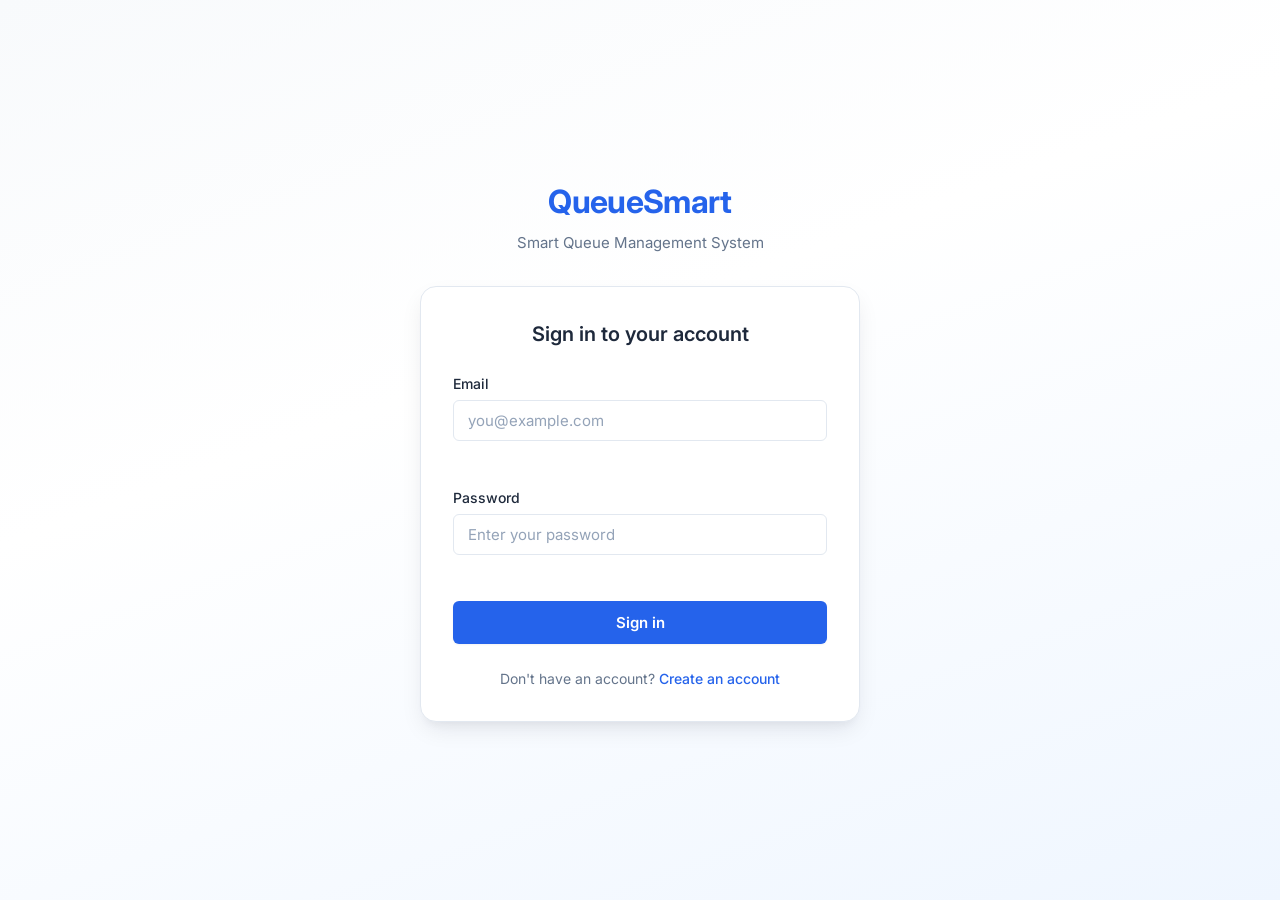
<file: login.html>
<!doctype html>
<html lang="en">
  <head>
    <meta charset="UTF-8" />
    <meta name="viewport" content="width=device-width, initial-scale=1.0" />
    <title>Login | QueueSmart</title>
    <link rel="preconnect" href="https://fonts.googleapis.com" />
    <link rel="preconnect" href="https://fonts.gstatic.com" crossorigin />
    <link href="https://fonts.googleapis.com/css2?family=Inter:wght@400;500;600;700&display=swap" rel="stylesheet" />
    <link rel="stylesheet" href="css/main.css" />
    <link rel="stylesheet" href="css/auth.css" />
  </head>
  <body>
    <div class="auth-page">
      <div class="auth-container">
        <header class="auth-branding">
          <h1 class="auth-logo">QueueSmart</h1>
          <p class="auth-tagline">Smart Queue Management System</p>
        </header>

        <div class="auth-card">
          <h2 class="auth-card__title">Sign in to your account</h2>

          <form id="login-form" class="auth-form" novalidate>
            <div class="form-field" id="email-field">
              <label for="email" class="form-field__label">Email</label>
              <input
                id="email"
                type="email"
                name="email"
                class="form-field__input"
                placeholder="you@example.com"
                autocomplete="email"
              />
              <span class="form-field__error" id="email-error" role="alert"></span>
            </div>

            <div class="form-field" id="password-field">
              <label for="password" class="form-field__label">Password</label>
              <input
                id="password"
                type="password"
                name="password"
                class="form-field__input"
                placeholder="Enter your password"
                autocomplete="current-password"
              />
              <span class="form-field__error" id="password-error" role="alert"></span>
            </div>

            <button type="submit" class="auth-button auth-button--primary" id="login-button">
              Sign in
            </button>
          </form>

          <p class="auth-footer-link">
            Don't have an account?
            <a href="register.html" class="auth-link">Create an account</a>
          </p>
        </div>
      </div>
    </div>

    <script src="js/validation.js"></script>
    <script src="js/login.js"></script>
  </body>
</html>
</file>
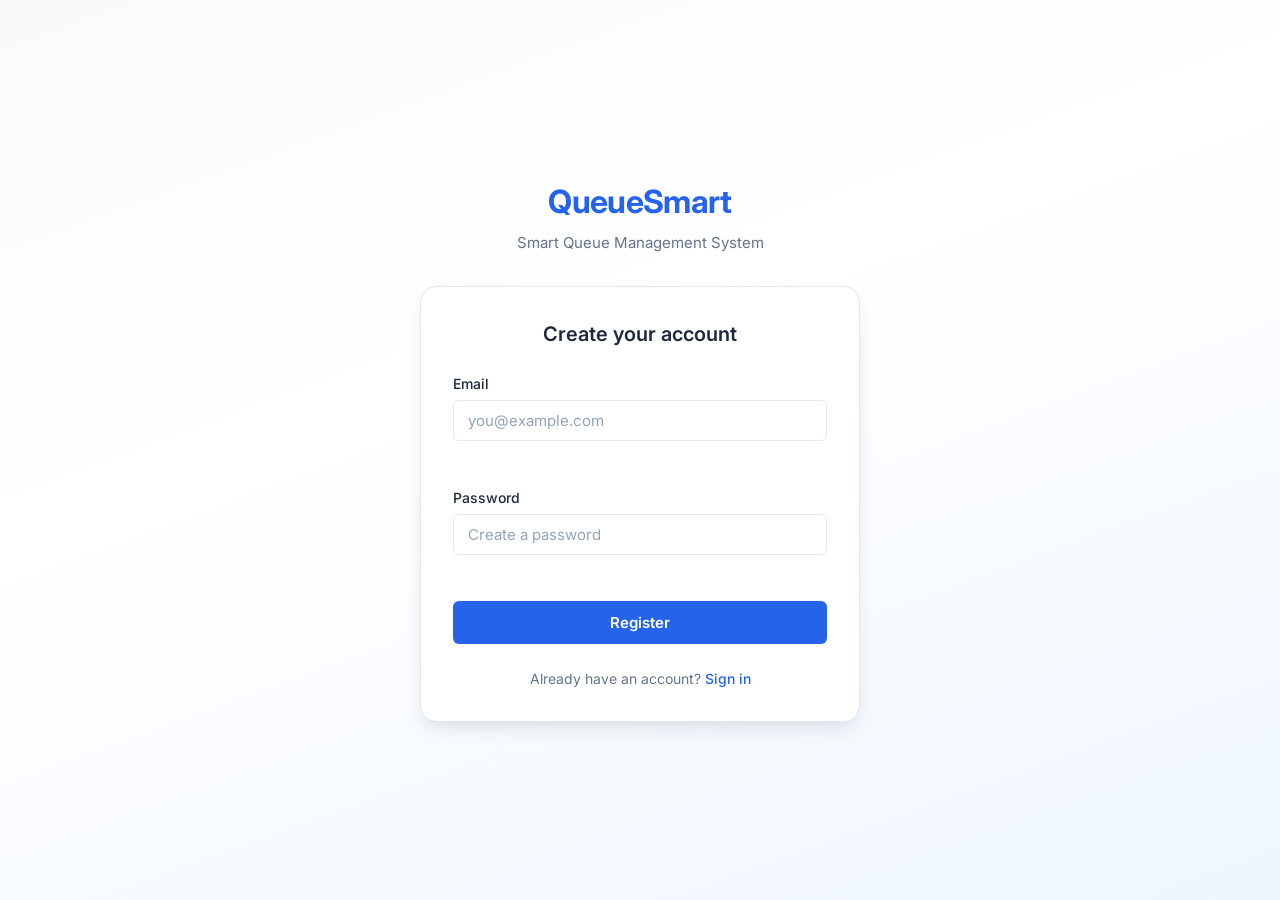
<file: register.html>
<!doctype html>
<html lang="en">
  <head>
    <meta charset="UTF-8" />
    <meta name="viewport" content="width=device-width, initial-scale=1.0" />
    <title>Register | QueueSmart</title>
    <link rel="preconnect" href="https://fonts.googleapis.com" />
    <link rel="preconnect" href="https://fonts.gstatic.com" crossorigin />
    <link href="https://fonts.googleapis.com/css2?family=Inter:wght@400;500;600;700&display=swap" rel="stylesheet" />
    <link rel="stylesheet" href="css/main.css" />
    <link rel="stylesheet" href="css/auth.css" />
  </head>
  <body>
    <div class="auth-page">
      <div class="auth-container">
        <header class="auth-branding">
          <h1 class="auth-logo">QueueSmart</h1>
          <p class="auth-tagline">Smart Queue Management System</p>
        </header>

        <div class="auth-card">
          <h2 class="auth-card__title">Create your account</h2>

          <form id="register-form" class="auth-form" novalidate>
            <div class="form-field" id="email-field">
              <label for="email" class="form-field__label">Email</label>
              <input
                id="email"
                type="email"
                name="email"
                class="form-field__input"
                placeholder="you@example.com"
                autocomplete="email"
              />
              <span class="form-field__error" id="email-error" role="alert"></span>
            </div>

            <div class="form-field" id="password-field">
              <label for="password" class="form-field__label">Password</label>
              <input
                id="password"
                type="password"
                name="password"
                class="form-field__input"
                placeholder="Create a password"
                autocomplete="new-password"
              />
              <span class="form-field__error" id="password-error" role="alert"></span>
            </div>

            <button type="submit" class="auth-button auth-button--primary" id="register-button">
              Register
            </button>
          </form>

          <p class="auth-footer-link">
            Already have an account?
            <a href="login.html" class="auth-link">Sign in</a>
          </p>
        </div>
      </div>
    </div>

    <script src="js/validation.js"></script>
    <script src="js/register.js"></script>
  </body>
</html>
</file>
<file: css/main.css>
:root {
  --color-primary: #2563eb;
  --color-primary-hover: #1d4ed8;
  --color-primary-light: #eff6ff;
  --color-text: #1e293b;
  --color-text-muted: #64748b;
  --color-border: #e2e8f0;
  --color-error: #dc2626;
  --color-success: #16a34a;
  --color-success-bg: #f0fdf4;
  --shadow-sm: 0 1px 2px rgba(15, 23, 42, 0.05);
  --shadow-md: 0 4px 6px -1px rgba(15, 23, 42, 0.08), 0 2px 4px -2px rgba(15, 23, 42, 0.05);
  --shadow-lg: 0 10px 25px -5px rgba(15, 23, 42, 0.1), 0 8px 10px -6px rgba(15, 23, 42, 0.05);
  --radius-sm: 6px;
  --radius-md: 10px;
  --radius-lg: 16px;
  --font-sans: 'Inter', -apple-system, BlinkMacSystemFont, 'Segoe UI', Roboto, Oxygen, Ubuntu, sans-serif;
}

*,
*::before,
*::after {
  box-sizing: border-box;
  margin: 0;
  padding: 0;
}

html {
  font-size: 16px;
  -webkit-font-smoothing: antialiased;
  -moz-osx-font-smoothing: grayscale;
}

body {
  font-family: var(--font-sans);
  color: var(--color-text);
  background-color: #ffffff;
  line-height: 1.5;
  min-height: 100vh;
}

a {
  color: inherit;
  text-decoration: none;
}

button {
  font-family: inherit;
  cursor: pointer;
}

input {
  font-family: inherit;
}

.form-field {
  display: flex;
  flex-direction: column;
  gap: 0.375rem;
}

.form-field__label {
  font-size: 0.875rem;
  font-weight: 500;
  color: var(--color-text);
}

.form-field__input {
  width: 100%;
  padding: 0.625rem 0.875rem;
  font-size: 0.9375rem;
  border: 1px solid var(--color-border);
  border-radius: var(--radius-sm);
  background: #ffffff;
  color: var(--color-text);
  transition: border-color 0.15s ease, box-shadow 0.15s ease;
}

.form-field__input::placeholder {
  color: #94a3b8;
}

.form-field__input:focus {
  outline: none;
  border-color: var(--color-primary);
  box-shadow: 0 0 0 3px rgba(37, 99, 235, 0.15);
}

.form-field--error .form-field__input {
  border-color: var(--color-error);
}

.form-field--error .form-field__input:focus {
  box-shadow: 0 0 0 3px rgba(220, 38, 38, 0.15);
}

.form-field__error {
  font-size: 0.8125rem;
  color: var(--color-error);
  min-height: 1.25rem;
}

.auth-button {
  display: inline-flex;
  align-items: center;
  justify-content: center;
  padding: 0.75rem 1rem;
  font-size: 0.9375rem;
  font-weight: 600;
  border: none;
  border-radius: var(--radius-sm);
  transition: background-color 0.15s ease, opacity 0.15s ease, box-shadow 0.15s ease;
}

.auth-button--primary {
  width: 100%;
  background-color: var(--color-primary);
  color: #ffffff;
  box-shadow: var(--shadow-sm);
}

.auth-button--primary:hover:not(:disabled) {
  background-color: var(--color-primary-hover);
  box-shadow: var(--shadow-md);
}

.auth-button--primary:disabled {
  opacity: 0.65;
  cursor: not-allowed;
}

.auth-button--secondary {
  background-color: #ffffff;
  color: var(--color-text);
  border: 1px solid var(--color-border);
  padding: 0.5rem 1.25rem;
}

.auth-button--secondary:hover {
  background-color: #f8fafc;
  border-color: #cbd5e1;
}

.auth-link {
  color: var(--color-primary);
  font-weight: 500;
  font-size: 0.875rem;
}

.auth-link:hover {
  color: var(--color-primary-hover);
  text-decoration: underline;
}
</file>
<file: css/app.css>
.app-layout {
  min-height: 100vh;
  display: flex;
  flex-direction: column;
  background-color: #f8fafc;
}

.app-header {
  display: flex;
  align-items: center;
  justify-content: space-between;
  padding: 1rem 2rem;
  background: #ffffff;
  border-bottom: 1px solid var(--color-border);
  box-shadow: var(--shadow-sm);
}

.app-header__logo {
  font-size: 1.25rem;
  font-weight: 700;
  color: var(--color-primary);
  letter-spacing: -0.02em;
}

.app-header__actions {
  display: flex;
  align-items: center;
  gap: 0.75rem;
}

.app-main {
  flex: 1;
  display: flex;
  align-items: center;
  justify-content: center;
  padding: 2rem 1rem;
}

.home-card {
  background: #ffffff;
  border-radius: var(--radius-lg);
  box-shadow: var(--shadow-lg);
  border: 1px solid var(--color-border);
  padding: 3rem 2.5rem;
  text-align: center;
  max-width: 520px;
  width: 100%;
}

.home-card__title {
  font-size: 1.75rem;
  font-weight: 700;
  color: var(--color-text);
  margin-bottom: 0.75rem;
  letter-spacing: -0.02em;
}

.home-card__subtitle {
  font-size: 1.0625rem;
  font-weight: 500;
  color: var(--color-success);
  margin-bottom: 1rem;
}

.home-card__note {
  font-size: 0.9375rem;
  color: var(--color-text-muted);
  line-height: 1.6;
}

@media (max-width: 480px) {
  .app-header {
    padding: 1rem;
  }

  .home-card {
    padding: 2rem 1.5rem;
  }

  .home-card__title {
    font-size: 1.5rem;
  }
}
</file>
<file: css/notifications.css>
.notification-bell {
  position: relative;
}

.notification-bell__button {
  position: relative;
  display: flex;
  align-items: center;
  justify-content: center;
  width: 2.5rem;
  height: 2.5rem;
  border: 1px solid var(--color-border);
  border-radius: var(--radius-sm);
  background: #ffffff;
  color: var(--color-text);
  transition: background-color 0.15s ease, border-color 0.15s ease;
}

.notification-bell__button:hover {
  background-color: #f8fafc;
  border-color: #cbd5e1;
}

.notification-bell__icon {
  width: 1.25rem;
  height: 1.25rem;
}

.notification-bell__badge {
  position: absolute;
  top: -0.25rem;
  right: -0.25rem;
  min-width: 1.125rem;
  height: 1.125rem;
  padding: 0 0.25rem;
  border-radius: 999px;
  background-color: var(--color-primary);
  color: #ffffff;
  font-size: 0.6875rem;
  font-weight: 600;
  line-height: 1.125rem;
  text-align: center;
}

.notification-panel {
  position: absolute;
  top: calc(100% + 0.5rem);
  right: 0;
  width: 22rem;
  max-height: 24rem;
  background: #ffffff;
  border: 1px solid var(--color-border);
  border-radius: var(--radius-md);
  box-shadow: var(--shadow-lg);
  overflow: hidden;
  z-index: 100;
}

.notification-panel__header {
  display: flex;
  align-items: center;
  justify-content: space-between;
  padding: 0.875rem 1rem;
  border-bottom: 1px solid var(--color-border);
}

.notification-panel__title {
  font-size: 0.9375rem;
  font-weight: 600;
  color: var(--color-text);
}

.notification-panel__mark-all {
  font-size: 0.75rem;
  font-weight: 500;
  color: var(--color-primary);
  background: none;
  border: none;
  padding: 0;
}

.notification-panel__mark-all:hover {
  text-decoration: underline;
}

.notification-panel__list {
  max-height: 18rem;
  overflow-y: auto;
}

.notification-panel__empty {
  padding: 2rem 1rem;
  text-align: center;
  font-size: 0.875rem;
  color: var(--color-text-muted);
}

.notification-item {
  padding: 0.875rem 1rem;
  border-bottom: 1px solid var(--color-border);
  background-color: var(--color-primary-light);
}

.notification-item:last-child {
  border-bottom: none;
}

.notification-item--read {
  background-color: #ffffff;
}

.notification-item__header {
  display: flex;
  align-items: center;
  justify-content: space-between;
  gap: 0.5rem;
  margin-bottom: 0.25rem;
}

.notification-item__type {
  font-size: 0.6875rem;
  font-weight: 600;
  text-transform: uppercase;
  letter-spacing: 0.04em;
  color: var(--color-primary);
}

.notification-item__time {
  font-size: 0.75rem;
  color: var(--color-text-muted);
}

.notification-item__title {
  font-size: 0.875rem;
  font-weight: 600;
  color: var(--color-text);
  margin-bottom: 0.25rem;
}

.notification-item__message {
  font-size: 0.8125rem;
  color: var(--color-text-muted);
  line-height: 1.4;
}

.notification-item__action {
  margin-top: 0.5rem;
  font-size: 0.75rem;
  font-weight: 500;
  color: var(--color-primary);
  background: none;
  border: none;
  padding: 0;
}

.notification-item__action:hover {
  text-decoration: underline;
}

@media (max-width: 480px) {
  .notification-panel {
    width: calc(100vw - 2rem);
    right: -0.5rem;
  }
}
</file>
<file: css/auth.css>
.auth-page {
  min-height: 100vh;
  display: flex;
  align-items: center;
  justify-content: center;
  padding: 2rem 1rem;
  background: linear-gradient(160deg, #f8fafc 0%, #ffffff 40%, var(--color-primary-light) 100%);
}

.auth-container {
  width: 100%;
  max-width: 440px;
}

.auth-branding {
  text-align: center;
  margin-bottom: 2rem;
}

.auth-logo {
  font-size: 2rem;
  font-weight: 700;
  color: var(--color-primary);
  letter-spacing: -0.02em;
}

.auth-tagline {
  margin-top: 0.375rem;
  font-size: 0.9375rem;
  color: var(--color-text-muted);
}

.auth-card {
  background: #ffffff;
  border-radius: var(--radius-lg);
  box-shadow: var(--shadow-lg);
  border: 1px solid var(--color-border);
  padding: 2rem;
}

.auth-card__title {
  font-size: 1.25rem;
  font-weight: 600;
  color: var(--color-text);
  margin-bottom: 1.5rem;
  text-align: center;
}

.auth-form {
  display: flex;
  flex-direction: column;
  gap: 1.25rem;
}

.auth-footer-link {
  margin-top: 1.5rem;
  text-align: center;
  font-size: 0.875rem;
  color: var(--color-text-muted);
}

.auth-success {
  text-align: center;
  padding: 1.5rem 0;
}

.auth-success__icon {
  width: 3.5rem;
  height: 3.5rem;
  margin: 0 auto 1rem;
  display: flex;
  align-items: center;
  justify-content: center;
  background-color: var(--color-success-bg);
  color: var(--color-success);
  font-size: 1.5rem;
  font-weight: 700;
  border-radius: 50%;
}

.auth-success__title {
  font-size: 1.25rem;
  font-weight: 600;
  color: var(--color-text);
  margin-bottom: 0.5rem;
}

.auth-success__message {
  font-size: 0.875rem;
  color: var(--color-text-muted);
}

@media (max-width: 480px) {
  .auth-card {
    padding: 1.5rem;
  }
}
</file>
